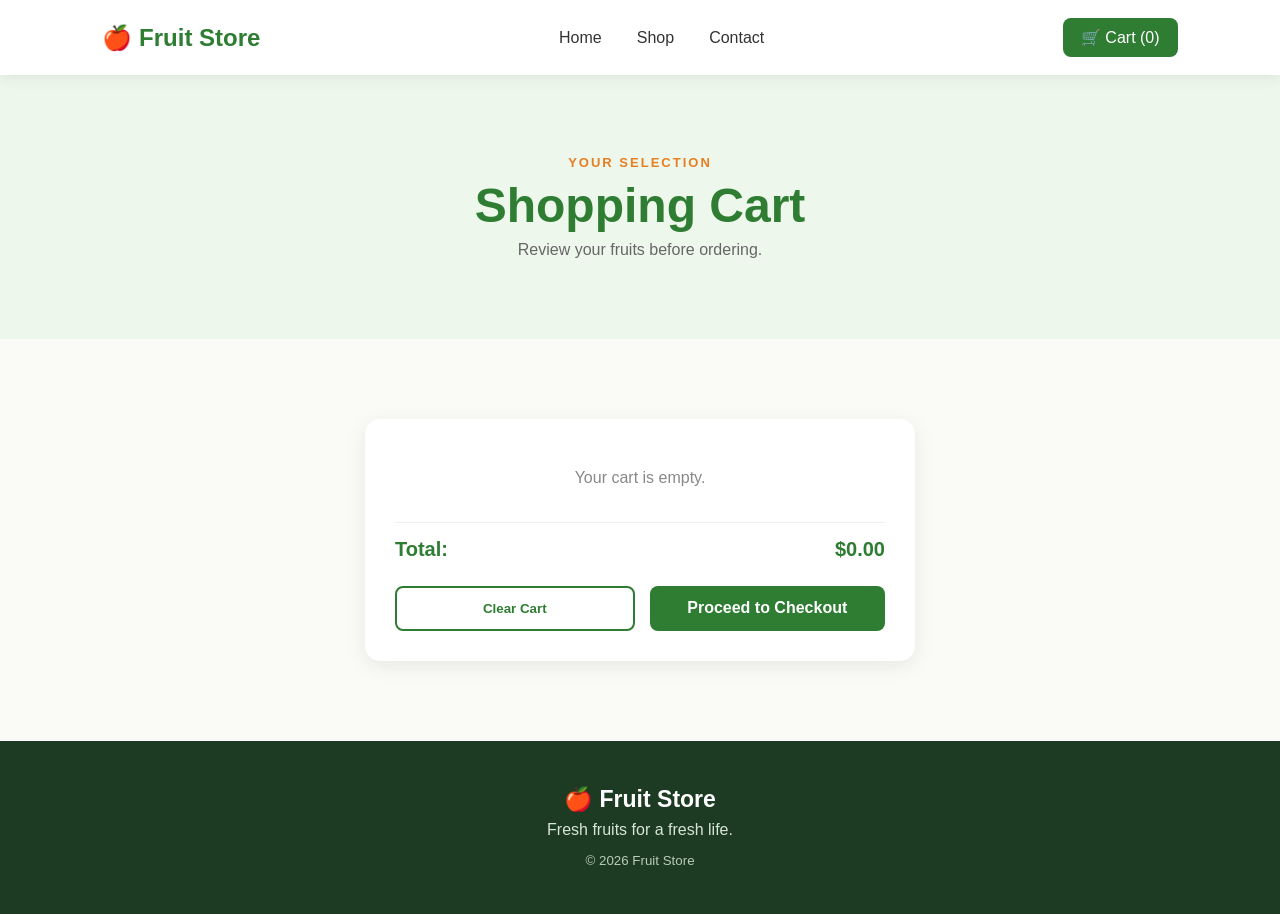
<file: cart.html>
<!DOCTYPE html>
<html lang="en">
<head>
    <meta charset="UTF-8">
    <meta name="viewport" content="width=device-width, initial-scale=1.0">
    <title>Fruit Store - Cart</title>
    <link rel="stylesheet" href="css/common.css">
    <link rel="stylesheet" href="css/cart.css">
</head>

<body>

<header>
    <nav>
        <div class="logo">🍎 Fruit Store</div>

        <div class="nav-links">
            <a href="index.html">Home</a>
            <a href="shop.html">Shop</a>
            <a href="contact.html">Contact</a>
        </div>

        <a href="cart.html" class="cart active">🛒 Cart <span class="cart-count-badge">(0)</span></a>
    </nav>
</header>

<section class="page-header">
    <p>YOUR SELECTION</p>
    <h1>Shopping Cart</h1>
    <span>Review your fruits before ordering.</span>
</section>

<section class="section">
    <div class="cart-box">
        <div id="cart-items">
            <!-- Items loaded dynamically via JS -->
        </div>

        <hr>

        <div class="cart-total-row">
            <span>Total:</span>
            <span id="cart-total">$0.00</span>
        </div>

        <div class="cart-actions">
            <button id="clear-cart-btn" class="button button-outline">Clear Cart</button>
            <a href="contact.html" class="button">Proceed to Checkout</a>
        </div>
    </div>
</section>

<footer>
    <h3>🍎 Fruit Store</h3>
    <p>Fresh fruits for a fresh life.</p>
    <small>© 2026 Fruit Store</small>
</footer>

<script src="script.js"></script>
</body>
</html>
</file>
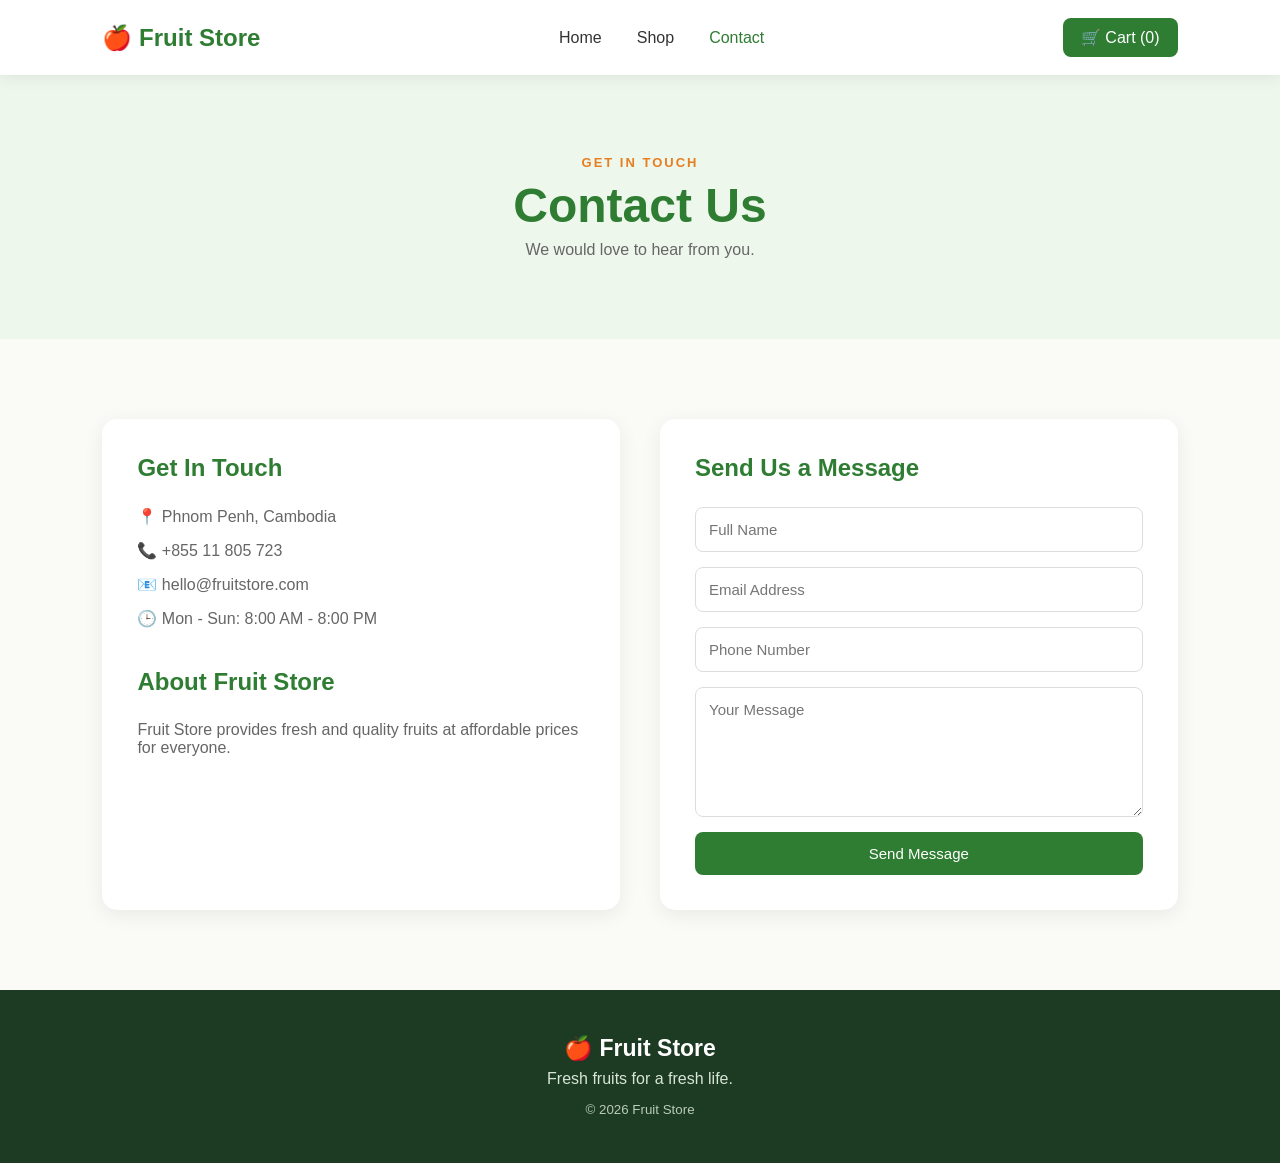
<file: contact.html>
<!DOCTYPE html>
<html lang="en">
<head>
    <meta charset="UTF-8">
    <meta name="viewport" content="width=device-width, initial-scale=1.0">
    <title>Fruit Store - Contact</title>
    <link rel="stylesheet" href="css/common.css">
    <link rel="stylesheet" href="css/contact.css">
</head>

<body>

<header>
    <nav>
        <div class="logo">🍎 Fruit Store</div>

        <div class="nav-links">
            <a href="index.html">Home</a>
            <a href="shop.html">Shop</a>
            <a href="contact.html" class="active">Contact</a>
        </div>

        <a href="cart.html" class="cart">🛒 Cart <span class="cart-count-badge">(0)</span></a>
    </nav>
</header>

<section class="page-header">
    <p>GET IN TOUCH</p>
    <h1>Contact Us</h1>
    <span>We would love to hear from you.</span>
</section>

<section class="contact">
    <div class="contact-info">
        <h2>Get In Touch</h2>
        <p>📍 Phnom Penh, Cambodia</p>
        <p>📞 +855 11 805 723</p>
        <p>📧 hello@fruitstore.com</p>
        <p>🕒 Mon - Sun: 8:00 AM - 8:00 PM</p>

        <h2 class="about-title">About Fruit Store</h2>
        <p>
            Fruit Store provides fresh and quality fruits
            at affordable prices for everyone.
        </p>
    </div>

    <div class="contact-form">
        <h2>Send Us a Message</h2>
        <form>
            <input type="text" placeholder="Full Name" required>
            <input type="email" placeholder="Email Address" required>
            <input type="text" placeholder="Phone Number">
            <textarea rows="6" placeholder="Your Message" required></textarea>
            <button type="submit">Send Message</button>
        </form>
    </div>
</section>

<footer>
    <h3>🍎 Fruit Store</h3>
    <p>Fresh fruits for a fresh life.</p>
    <small>© 2026 Fruit Store</small>
</footer>

<script src="script.js"></script>
</body>
</html>
</file>
<file: css/common.css>
/* Base Reset */
* {
    margin: 0;
    padding: 0;
    box-sizing: border-box;
}

html {
    scroll-behavior: smooth;
}

body {
    font-family: Arial, sans-serif;
    background: #fafaf7;
    color: #333;
}

/* Header & Navigation */
header {
    background: white;
    box-shadow: 0 2px 15px rgba(0,0,0,0.08);
    position: sticky;
    top: 0;
    z-index: 100;
}

nav {
    width: 84%;
    margin: auto;
    min-height: 75px;
    display: flex;
    align-items: center;
    justify-content: space-between;
}

.logo {
    font-size: 24px;
    font-weight: bold;
    color: #2e7d32;
}

.nav-links {
    display: flex;
    gap: 35px;
}

.nav-links a {
    text-decoration: none;
    color: #333;
    font-weight: 500;
}

.nav-links a:hover,
.nav-links .active {
    color: #2e7d32;
}

.cart {
    text-decoration: none;
    color: white;
    background: #2e7d32;
    padding: 10px 18px;
    border-radius: 8px;
}

/* Page Header Banner (Shared across Shop, Contact, Cart) */
.page-header {
    text-align: center;
    padding: 80px 20px;
    background: #eef7ec;
}

.page-header p {
    color: #e67e22;
    font-size: 13px;
    font-weight: bold;
    letter-spacing: 2px;
}

.page-header h1 {
    font-size: 48px;
    color: #2e7d32;
    margin: 8px 0;
}

.page-header span {
    color: #666;
}

/* General Layout Section */
.section {
    width: 84%;
    margin: auto;
    padding: 80px 0;
}

.section-heading {
    text-align: center;
    margin-bottom: 45px;
}

.section-heading p {
    color: #e67e22;
    font-size: 13px;
    font-weight: bold;
    letter-spacing: 2px;
}

.section-heading h2 {
    font-size: 36px;
    color: #2e7d32;
    margin-top: 5px;
}

/* Common Buttons */
.button {
    display: inline-block;
    text-decoration: none;
    background: #2e7d32;
    color: white;
    padding: 13px 25px;
    border-radius: 8px;
    font-weight: bold;
    border: none;
    cursor: pointer;
}

.button:hover {
    background: #1f5e24;
}

.button-outline {
    background: transparent;
    color: #2e7d32;
    border: 2px solid #2e7d32;
}

.button-outline:hover {
    background: #2e7d32;
    color: white;
}

/* Footer */
footer {
    background: #1d3b22;
    color: white;
    text-align: center;
    padding: 45px 20px;
}

footer h3 {
    font-size: 23px;
    margin-bottom: 8px;
}

footer p {
    color: #d7e5d8;
    margin-bottom: 12px;
}

footer small {
    color: #b9cbb9;
}

/* Navigation Responsiveness */
@media (max-width: 650px) {
    nav {
        flex-direction: column;
        gap: 15px;
        padding: 18px 0;
    }

    .nav-links {
        gap: 18px;
    }

    .page-header h1 {
        font-size: 38px;
    }
}
</file>
<file: css/cart.css>
.cart-box {
    max-width: 550px;
    margin: 0 auto;
    background: white;
    padding: 30px;
    border-radius: 15px;
    box-shadow: 0 5px 20px rgba(0, 0, 0, 0.08);
}

.cart-item-row {
    display: flex;
    justify-content: space-between;
    align-items: center;
    padding: 12px 0;
    color: #555;
    font-size: 16px;
    border-bottom: 1px dashed #eee;
}

.cart-qty-btn {
    background: #eef7ec;
    border: 1px solid #2e7d32;
    color: #2e7d32;
    width: 26px;
    height: 26px;
    border-radius: 50%;
    cursor: pointer;
    font-weight: bold;
}

.cart-qty-btn:hover {
    background: #2e7d32;
    color: white;
}

.cart-box hr {
    border: none;
    border-top: 1px solid #eee;
    margin: 15px 0;
}

.cart-total-row {
    display: flex;
    justify-content: space-between;
    font-size: 20px;
    font-weight: bold;
    color: #2e7d32;
    margin-bottom: 25px;
}

.cart-actions {
    display: flex;
    gap: 15px;
}

.cart-actions .button {
    flex: 1;
    text-align: center;
}
</file>
<file: css/contact.css>
.contact {
    width: 84%;
    margin: auto;
    padding: 80px 0;
    display: grid;
    grid-template-columns: 1fr 1fr;
    gap: 40px;
}

.contact-info,
.contact-form {
    background: white;
    padding: 35px;
    border-radius: 15px;
    box-shadow: 0 5px 20px rgba(0,0,0,0.07);
}

.contact h2 {
    color: #2e7d32;
    margin-bottom: 25px;
}

.contact-info p {
    color: #666;
    margin: 15px 0;
}

.about-title {
    margin-top: 40px;
}

form {
    display: flex;
    flex-direction: column;
    gap: 15px;
}

form input,
form textarea {
    width: 100%;
    padding: 13px;
    border: 1px solid #ddd;
    border-radius: 8px;
    font-family: Arial, sans-serif;
    font-size: 15px;
}

form textarea {
    resize: vertical;
}

form button {
    border: none;
    background: #2e7d32;
    color: white;
    padding: 13px;
    border-radius: 8px;
    font-size: 15px;
    cursor: pointer;
    transition: background 0.2s;
}

form button:hover {
    background: #1f5e24;
}

/* Responsive Media Queries */
@media (max-width: 1000px) {
    .contact {
        grid-template-columns: 1fr;
    }
}
</file>
